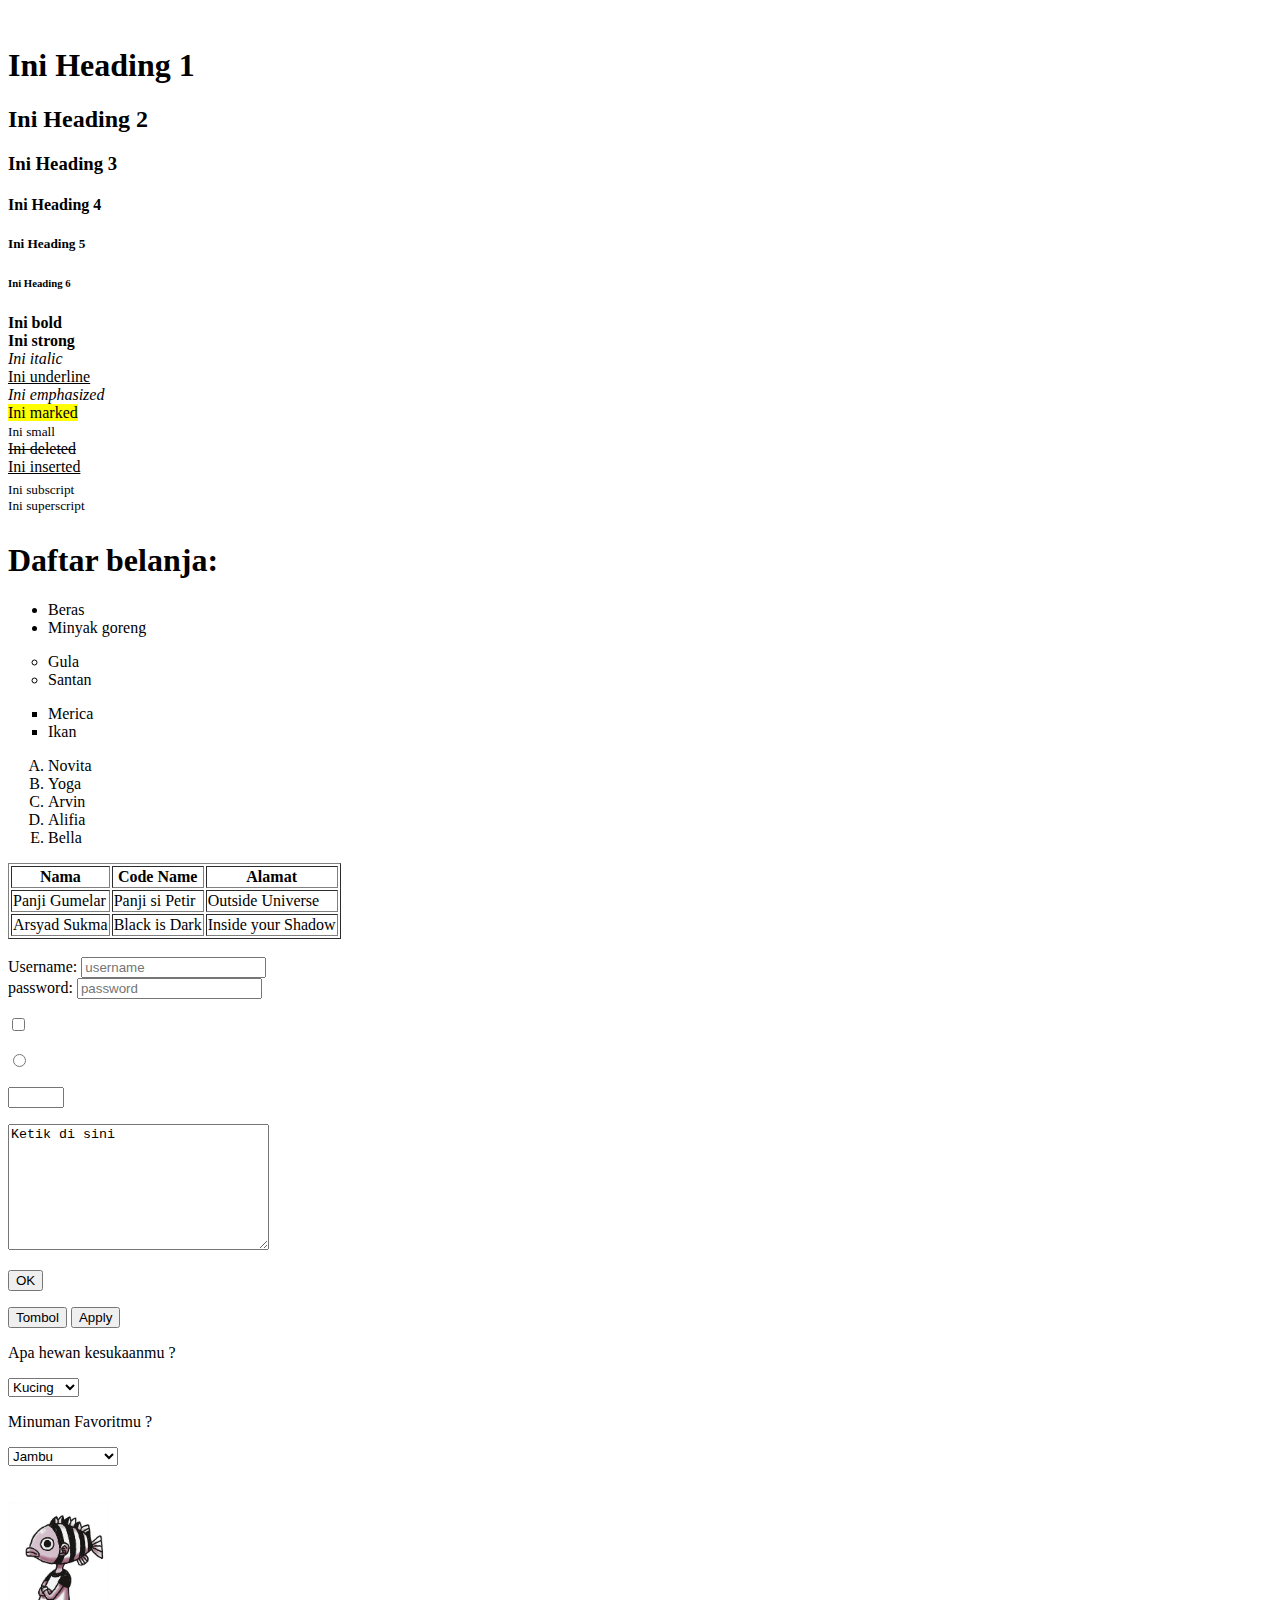
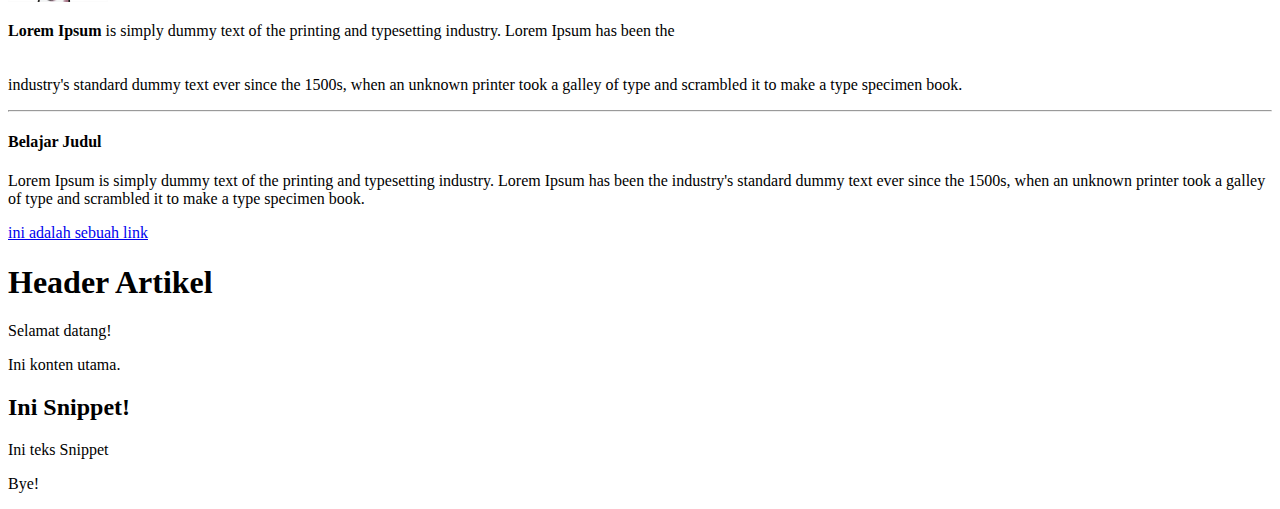
<file: index.html>
<!DOCTYPE html>
<html lang="en">
  <head>
    <meta charset="UTF-8" />
    <meta name="viewport" content="width=device-width, initial-scale=1.0" />
    <title>Latihan HTML</title>
  </head>
  <img>
    <!-- heading halaman utama -->
    <section>
      <h1>Ini Heading 1</h1>
      <h2>Ini Heading 2</h2>
      <h3>Ini Heading 3</h3>
      <h4>Ini Heading 4</h4>
      <h5>Ini Heading 5</h5>
      <h6>Ini Heading 6</h6>
    </section>

    <!-- Section Typography -->
   <section>
    <b> Ini bold </b> <br />
    <strong> Ini strong </strong> <br />
    <i> Ini italic </i> <br />
    <u> Ini underline </u> <br />
    <em> Ini emphasized </em> <br />
    <mark> Ini marked </mark> <br />
    <small> Ini small </small> <br />
    <del> Ini deleted </del> <br />
    <ins> Ini inserted </ins> <br />
    <sub> Ini subscript </sub> <br />
    <sup> Ini superscript </sup> <br />
   </section>

    <h1>Daftar belanja:</h1>
    <ul type="disc">
      <li>Beras</li>
      <li>Minyak goreng</li>
    </ul>
    <ul type="circle">
      <li>Gula</li>
      <li>Santan</li>
    </ul>
    <ul type="square">
      <li>Merica</li>
      <li>Ikan</li>
    </ul>

    <ol type="A">
      <li>Novita</li>
      <li>Yoga</li>
      <li>Arvin</li>
      <li>Alifia</li>
      <li>Bella</li>
    </ol>

    <table border="1">
      <tr>
        <th>Nama</th>
        <th>Code Name</th>
        <th>Alamat</th>
      </tr>
      <tr>
        <td>Panji Gumelar</td>
        <td>Panji si Petir</td>
        <td>Outside Universe</td>
      </tr>
      <tr>
        <td>Arsyad Sukma</td>
        <td>Black is Dark</td>
        <td>Inside your Shadow</td>
      </tr>
    </table>

    <br />

    <form>
      <div>
        <label for="user">Username:</label>
        <input id="user" type="text" placeholder="username" />
      </div>

      <div>
        <label for="pw-user">password:</label>
        <input id="pw-user" type="password" required placeholder="password" />
      </div>

      <p><input type="checkbox" /></p>
      <p><input type="radio" /></p>
      <p><input type="number" min="1" max="10" /></p>
      <p><textarea rows="8" cols="30">Ketik di sini</textarea></p>

      <p><input type="submit" value="OK" /></p>
    </form>

    <button type="button">Tombol</button>
    <button type="button" onclick="alert('Belajar Form Input');">Apply</button>

    <br />

    <p>Apa hewan kesukaanmu ?</p>
    <select>
      <option>Kucing</option>
      <option>Kudanil</option>
      <option>Digimon</option>
    </select>

    <br />

    <p>Minuman Favoritmu ?</p>
    <select>
      <optgroup label="jus-buah">
        <option>Jambu</option>
        <option>Wortel</option>
        <option>Kiwi</option>
      </optgroup>

      <optgroup label="kopi">
        <option>Americano</option>
        <option>Africano</option>
        <option>Indonesiano</option>
      </optgroup>
    </select>

    <br />
    <br />
    <br />

    <!-- Image -->
    <img src="./images/ikan.jpeg" alt="ikan" height="100" width="100" />

    <!-- paragraph pertama -->
    <p>
      <b>Lorem Ipsum</b> is simply dummy text of the printing and typesetting
      industry. Lorem Ipsum has been the
      <br />
      <br />
      <br />
      industry's standard dummy text ever since the 1500s, when an unknown
      printer took a galley of type and scrambled it to make a type specimen
      book.
    </p>

    <!-- Garis horizontal -->
    <hr />
    <h4 id="sub-title">Belajar Judul</h4>

    <!-- paragraph kedua -->
    <p>
      Lorem Ipsum is simply <span>dummy text of the </span> printing and typesetting industry.
      Lorem Ipsum has been the industry's standard dummy text ever since the
      1500s, when an unknown printer took a galley of type and scrambled it to
      make a type specimen book.
    </p>
    
    <!-- a (anchor) -->
    <a href="https://kursusmania.com" target="_blank">ini adalah sebuah link</a>

    <!-- Articles -->
    <article>
      <header>
        <h1>Header Artikel</h1>
        <p>Selamat datang!</p>
      </header>
      <section class="main">
        <p>Ini konten utama.</p>
        <aside>
          <h2>Ini Snippet!</h2>
          <p>Ini teks Snippet</p>
        </aside>
      </section>
      <footer>
        <p>Bye!</p>
      </footer>
    </article>

  </body>
</html>
</file>
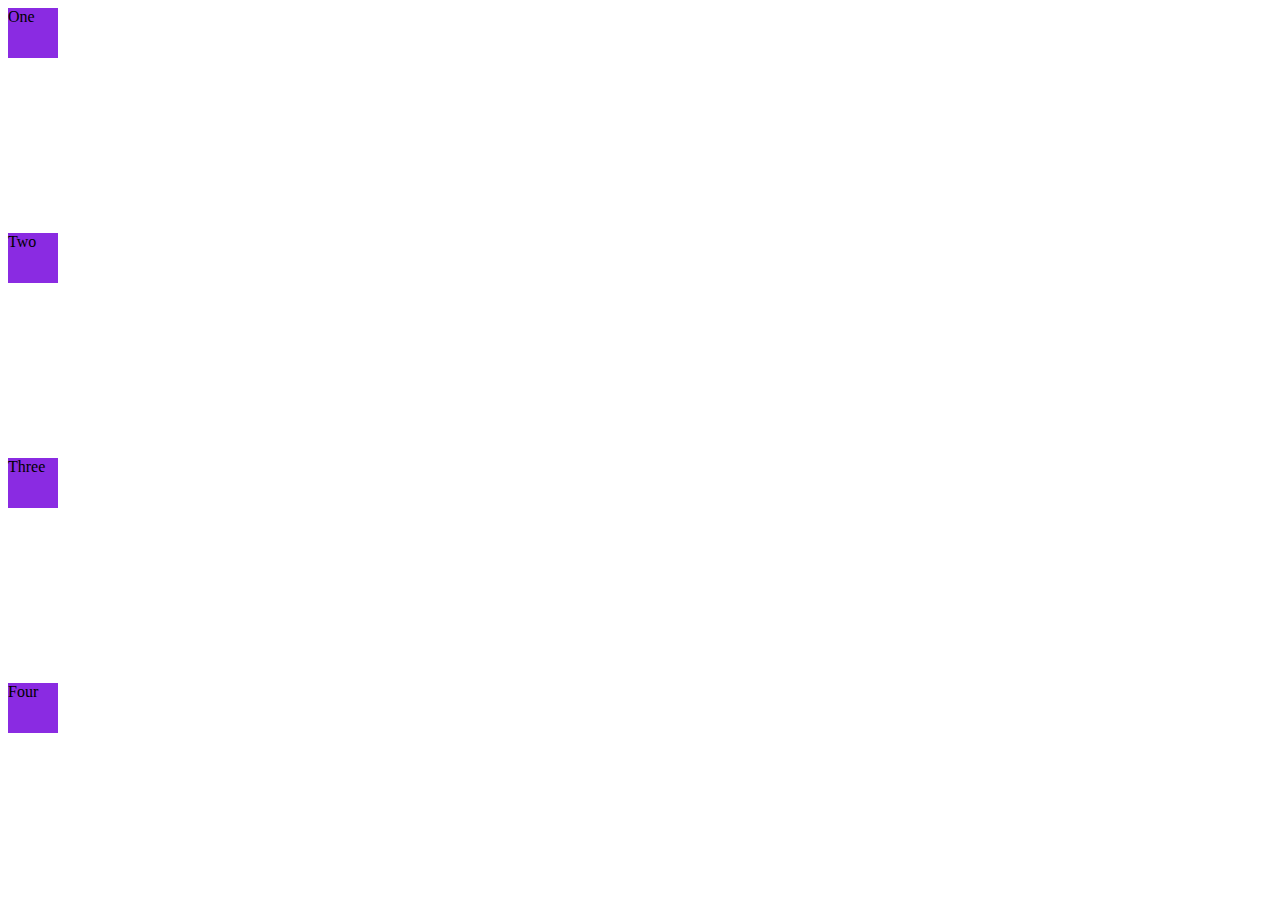
<file: layout.html>
<!DOCTYPE html>
<html lang="en">
  <head>
    <meta charset="UTF-8" />
    <meta name="viewport" content="width=device-width, initial-scale=1.0" />
    <link rel="stylesheet" href="css/layout.css" />
    <title>Layout</title>
  </head>
  <body>
    <section class="container">
      <div class="item">One</div>
      <div class="item">Two</div>
      <div class="item">Three</div>
      <div class="item">Four</div>
    </section>
  </body>
</html>
</file>
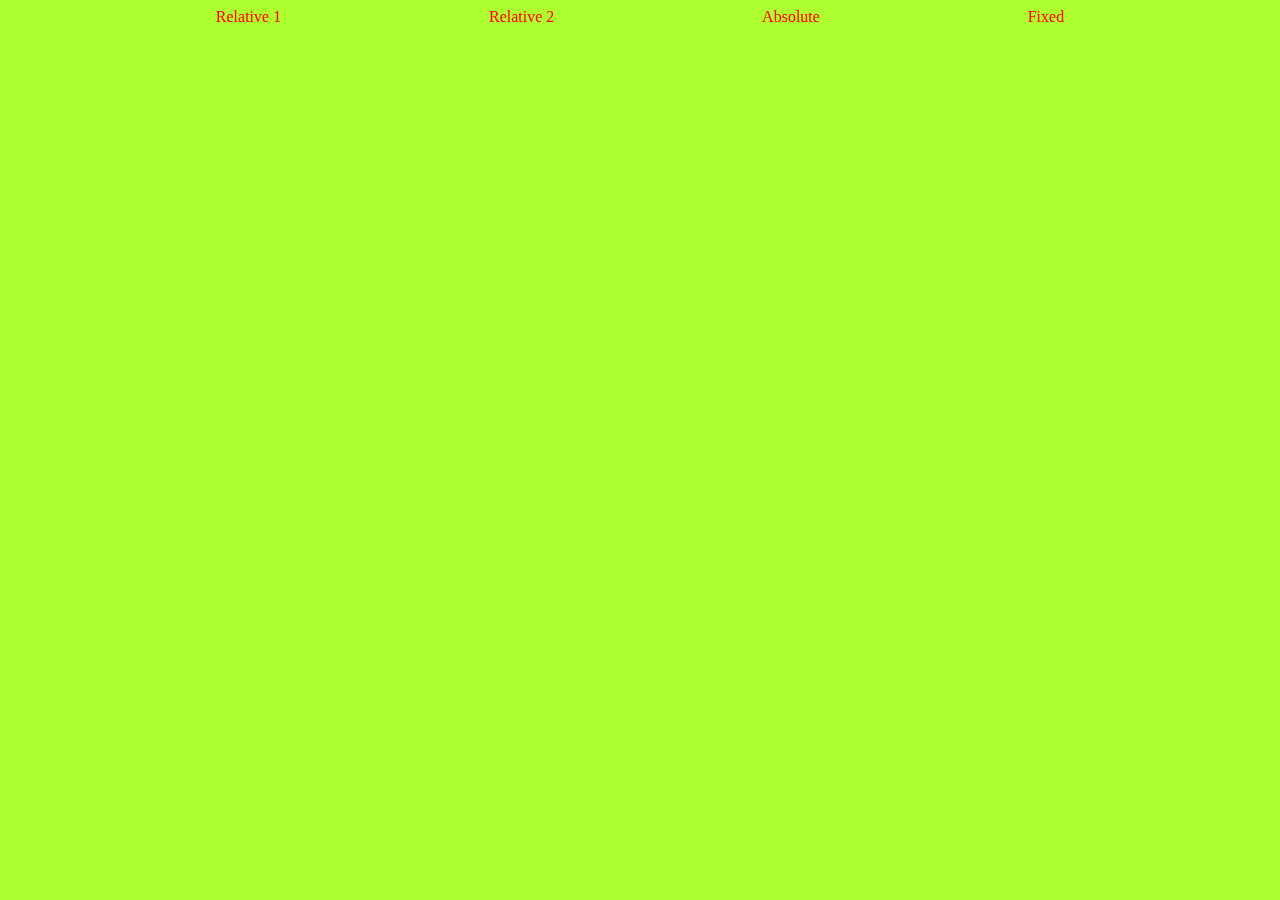
<file: postion.html>
<!DOCTYPE html>
<html lang="en">
  <head>
    <meta charset="UTF-8" />
    <meta name="viewport" content="width=device-width, initial-scale=1.0" />
    <link rel="stylesheet" href="/css/position.css" />

    <title>CSS Position</title>
  </head>
  <body>
    <div id="container">
      <div id="relative-example">Relative 1</div>
      <div id="relative-div">Relative 2</div>
      <div id="absolute-div">Absolute</div>
      <div id="fixed-div">Fixed</div>
    </div>
  </body>
</html>
</file>
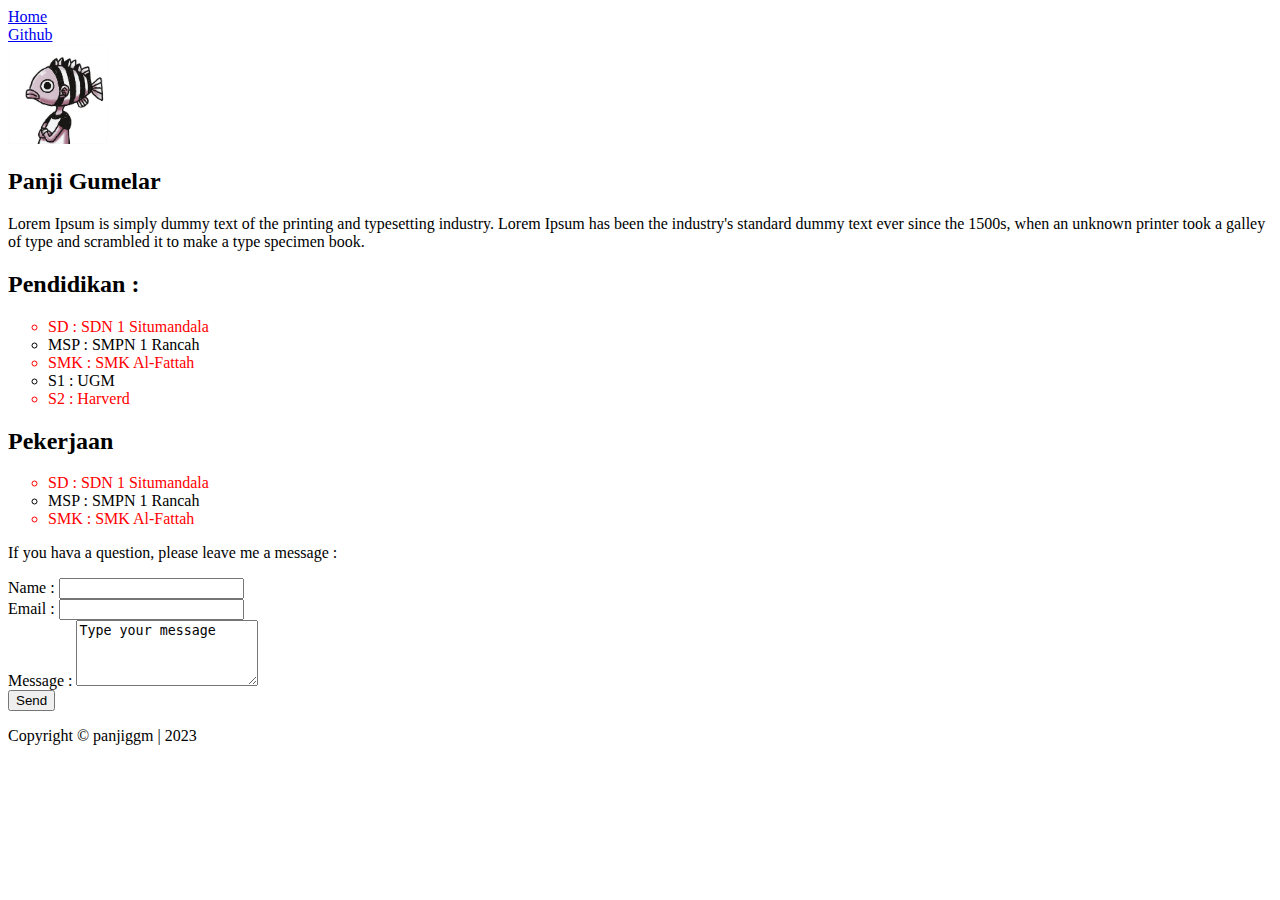
<file: profile.html>
<!DOCTYPE html>
<html lang="en">
  <head>
    <meta charset="UTF-8" />
    <meta name="viewport" content="width=device-width, initial-scale=1.0" />
    <link rel="stylesheet" href="/css/profile.css" />
    <title>Panji Gumelar</title>
  </head>
  <body>
    <!-- Navigation -->
    <header class="nav">
      <nav>
        <li>
          <a href="#">Home</a>
        </li>
        <li>
          <a href="https://github.com/panjiggm" target="_blank">Github</a>
        </li>
      </nav>
    </header>

    <!-- Profile Info -->
    <section class="main">
      <img src="./images/ikan.jpeg" alt="ikan" height="100" width="100" />
      <br />

      <!-- Hexcode & RGB -->
      <h2 id="nama" class="study">Panji Gumelar</h2>
      <p>
        Lorem Ipsum is simply <span>dummy text of the </span> printing and
        typesetting industry. Lorem Ipsum has been the industry's standard dummy
        text ever since the 1500s, when an unknown printer took a galley of type
        and scrambled it to make a type specimen book.
      </p>
    </section>

    <!-- Academic Background -->
    <section class="academic-bg">
      <h2 class="judul title study">Pendidikan :</h2>
      <ul type="circle">
        <li>SD : SDN 1 Situmandala</li>
        <li>MSP : SMPN 1 Rancah</li>
        <li>SMK : SMK Al-Fattah</li>
        <li>S1 : UGM</li>
        <li>S2 : Harverd</li>
      </ul>
    </section>

    <!-- Academic Background -->
    <section class="academic-bg">
      <h2 class="work">Pekerjaan</h2>
      <ul type="circle">
        <li class="list">SD : SDN 1 Situmandala</li>
        <li class="list">MSP : SMPN 1 Rancah</li>
        <li class="list">SMK : SMK Al-Fattah</li>
      </ul>
    </section>

    <!-- Video -->
    <!-- <section>
      <video src="./videos/movie.mp4" controls width="350" />
    </section> -->

    <!-- Contact -->
    <section>
      <p>If you hava a question, please leave me a message :</p>
      <form>
        <div>
          <label for="name">Name : </label>
          <input id="name" type="text" />
        </div>

        <div>
          <label for="email">Email : </label>
          <input id="email" type="email" />
        </div>

        <div>
          <label for="message">Message : </label>
          <textarea id="message" cols="20" rows="4">Type your message</textarea>
        </div>

        <div>
          <input type="submit" value="Send" />
        </div>
      </form>
    </section>

    <!-- Footer -->
    <footer>
      <p>Copyright &copy; <span>panjiggm | 2023</span></p>
    </footer>
  </body>
</html>
</file>
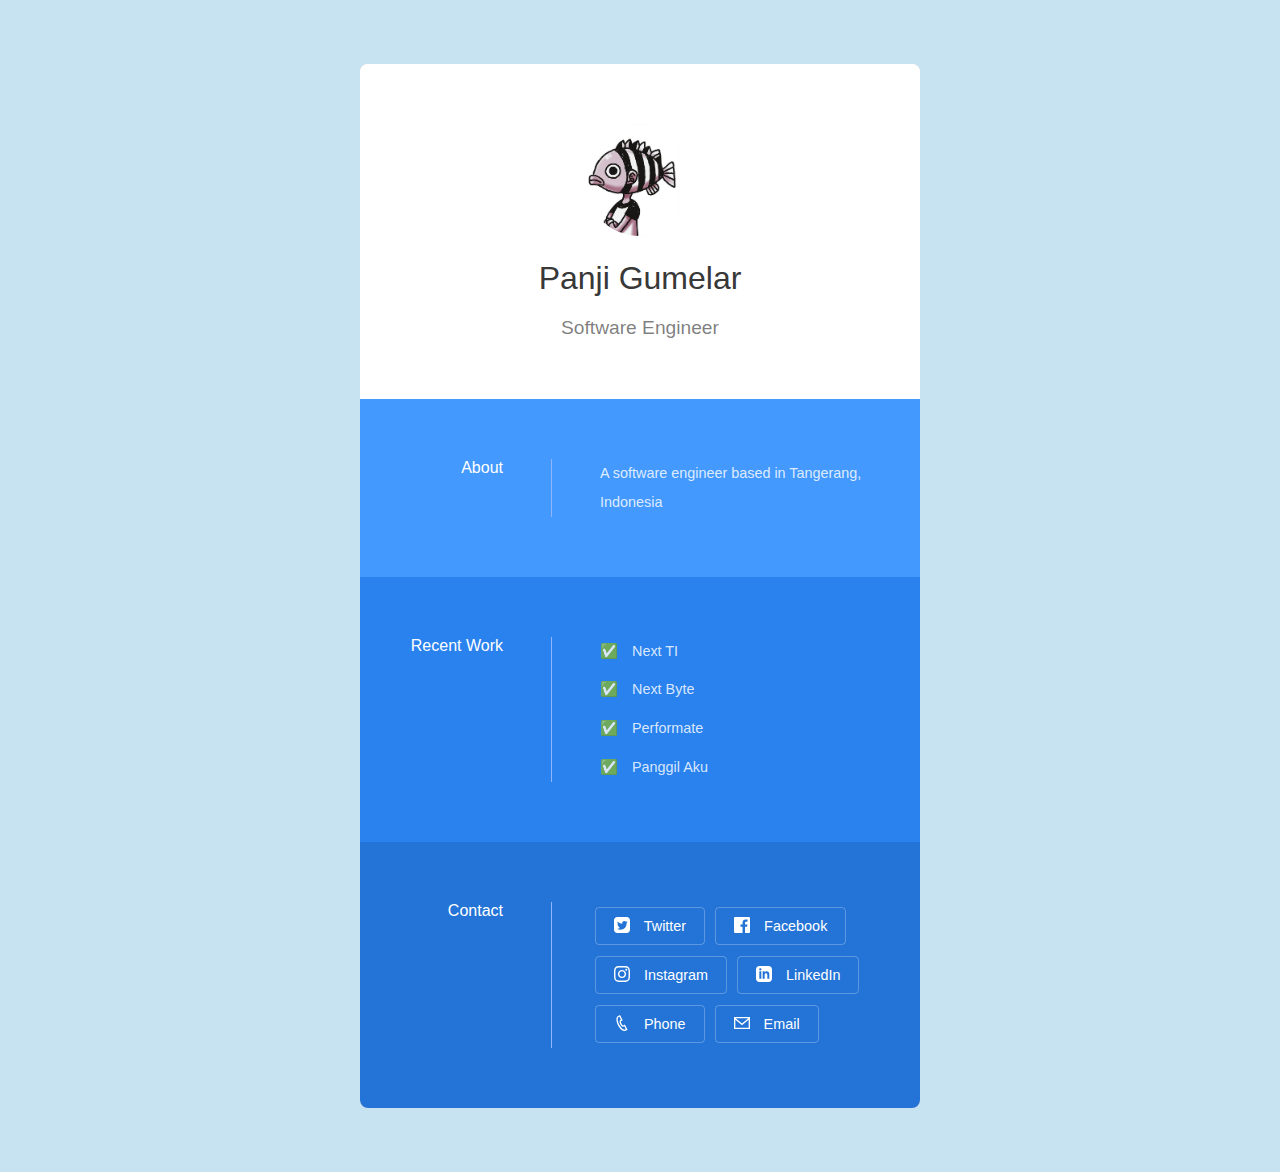
<file: resume.html>
<!DOCTYPE html>
<html lang="en">
  <head>
    <meta charset="UTF-8" />
    <meta name="viewport" content="width=device-width, initial-scale=1.0" />
    <link rel="stylesheet" href="css/resume.css">
    <title>Profile</title>

  </head>

  <body>
    <div class="card-container">
      <div class="name-container">
        <div id="img-container">
          <img id="portrait" src="images/ikan.jpeg" alt="portrait" />
        </div>
        <h2>Panji Gumelar</h2>
        <p>Software Engineer</p>
      </div>
      <div class="section about-section">
        <h4 class="section-title">About</h4>
        <div class="body-text">
          <p>
            A software engineer based in Tangerang, Indonesia
          </p>
        </div>
      </div>
      <div class="section work-section">
        <h4 class="section-title">Recent Work</h4>
        <div class="body-text">
          <ul>
            <li>
              <p>Next TI</a></p>
            </li>
            <li>
              <p>Next Byte</a></p>
            </li>
            <li>
              <p>Performate</p>
            </li>
            <li>
              <p>Panggil Aku</p>
            </li>
          </ul>
        </div>
      </div>
      <div class="section contact-section">
        <h4 class="section-title">Contact</h4>
        <div class="body-text">
          <ul>
            <li>
              <a href="#">
                <svg xmlns="http://www.w3.org/2000/svg" width="24" height="24" viewBox="0 0 24 24"><path d="M19 0h-14c-2.761 0-5 2.239-5 5v14c0 2.761 2.239 5 5 5h14c2.762 0 5-2.239 5-5v-14c0-2.761-2.238-5-5-5zm-.139 9.237c.209 4.617-3.234 9.765-9.33 9.765-1.854 0-3.579-.543-5.032-1.475 1.742.205 3.48-.278 4.86-1.359-1.437-.027-2.649-.976-3.066-2.28.515.098 1.021.069 1.482-.056-1.579-.317-2.668-1.739-2.633-3.26.442.246.949.394 1.486.411-1.461-.977-1.875-2.907-1.016-4.383 1.619 1.986 4.038 3.293 6.766 3.43-.479-2.053 1.08-4.03 3.199-4.03.943 0 1.797.398 2.395 1.037.748-.147 1.451-.42 2.086-.796-.246.767-.766 1.41-1.443 1.816.664-.08 1.297-.256 1.885-.517-.439.656-.996 1.234-1.639 1.697z"/></svg>
                Twitter
              </a>
            </li>
            <li>
              <a href="#">
                <svg xmlns="http://www.w3.org/2000/svg" width="24" height="24" viewBox="0 0 24 24"><path d="M22.675 0h-21.35c-.732 0-1.325.593-1.325 1.325v21.351c0 .731.593 1.324 1.325 1.324h11.495v-9.294h-3.128v-3.622h3.128v-2.671c0-3.1 1.893-4.788 4.659-4.788 1.325 0 2.463.099 2.795.143v3.24l-1.918.001c-1.504 0-1.795.715-1.795 1.763v2.313h3.587l-.467 3.622h-3.12v9.293h6.116c.73 0 1.323-.593 1.323-1.325v-21.35c0-.732-.593-1.325-1.325-1.325z"/></svg>
                Facebook
              </a>
            </li>
            <li>
              <a href="#">
                <svg xmlns="http://www.w3.org/2000/svg" width="24" height="24" viewBox="0 0 24 24"><path d="M12 2.163c3.204 0 3.584.012 4.85.07 3.252.148 4.771 1.691 4.919 4.919.058 1.265.069 1.645.069 4.849 0 3.205-.012 3.584-.069 4.849-.149 3.225-1.664 4.771-4.919 4.919-1.266.058-1.644.07-4.85.07-3.204 0-3.584-.012-4.849-.07-3.26-.149-4.771-1.699-4.919-4.92-.058-1.265-.07-1.644-.07-4.849 0-3.204.013-3.583.07-4.849.149-3.227 1.664-4.771 4.919-4.919 1.266-.057 1.645-.069 4.849-.069zm0-2.163c-3.259 0-3.667.014-4.947.072-4.358.2-6.78 2.618-6.98 6.98-.059 1.281-.073 1.689-.073 4.948 0 3.259.014 3.668.072 4.948.2 4.358 2.618 6.78 6.98 6.98 1.281.058 1.689.072 4.948.072 3.259 0 3.668-.014 4.948-.072 4.354-.2 6.782-2.618 6.979-6.98.059-1.28.073-1.689.073-4.948 0-3.259-.014-3.667-.072-4.947-.196-4.354-2.617-6.78-6.979-6.98-1.281-.059-1.69-.073-4.949-.073zm0 5.838c-3.403 0-6.162 2.759-6.162 6.162s2.759 6.163 6.162 6.163 6.162-2.759 6.162-6.163c0-3.403-2.759-6.162-6.162-6.162zm0 10.162c-2.209 0-4-1.79-4-4 0-2.209 1.791-4 4-4s4 1.791 4 4c0 2.21-1.791 4-4 4zm6.406-11.845c-.796 0-1.441.645-1.441 1.44s.645 1.44 1.441 1.44c.795 0 1.439-.645 1.439-1.44s-.644-1.44-1.439-1.44z"/></svg>
                Instagram
              </a>
            </li>
            <li>
              <a href="#">
                <svg xmlns="http://www.w3.org/2000/svg" width="24" height="24" viewBox="0 0 24 24"><path d="M19 0h-14c-2.761 0-5 2.239-5 5v14c0 2.761 2.239 5 5 5h14c2.762 0 5-2.239 5-5v-14c0-2.761-2.238-5-5-5zm-11 19h-3v-11h3v11zm-1.5-12.268c-.966 0-1.75-.79-1.75-1.764s.784-1.764 1.75-1.764 1.75.79 1.75 1.764-.783 1.764-1.75 1.764zm13.5 12.268h-3v-5.604c0-3.368-4-3.113-4 0v5.604h-3v-11h3v1.765c1.396-2.586 7-2.777 7 2.476v6.759z"/></svg>
                LinkedIn
              </a>
            </li>
            <li>
              <a href="#">
                <svg xmlns="http://www.w3.org/2000/svg" width="24" height="24" viewBox="0 0 24 24"><path d="M6.176 1.322l2.844-1.322 4.041 7.89-2.724 1.341c-.538 1.259 2.159 6.289 3.297 6.372.09-.058 2.671-1.328 2.671-1.328l4.11 7.932s-2.764 1.354-2.854 1.396c-7.862 3.591-19.103-18.258-11.385-22.281zm1.929 1.274l-1.023.504c-5.294 2.762 4.177 21.185 9.648 18.686l.971-.474-2.271-4.383-1.026.5c-3.163 1.547-8.262-8.219-5.055-9.938l1.007-.497-2.251-4.398z"/></svg>
                Phone
              </a>
            </li>
            <li>
              <a href="#">
                <svg xmlns="http://www.w3.org/2000/svg" width="24" height="24" viewBox="0 0 24 24"><path d="M0 3v18h24v-18h-24zm21.518 2l-9.518 7.713-9.518-7.713h19.036zm-19.518 14v-11.817l10 8.104 10-8.104v11.817h-20z"/></svg>
                Email
              </a>
            </li>
          </ul>
        </div>
      </div>
    </div>
  </body>
</html>
</file>
<file: css/layout.css>
.container {
  height: 100vh;
  display: grid;
  grid-template-rows: repeat(3, auto);
}

.item {
  height: 50px;
  width: 50px;
  background-color: blueviolet;
}
</file>
<file: css/position.css>
/* div {
  width: 85px;
  height: 85px;
}

.class-selector {
}

#relative-example {
  position: relative;
  border: 2px solid red;
  background-color: rgb(238, 201, 214);
  top: 20px;
  left: 20px;
}

#relative-example:hover {
  background-color: blue;
}

#relative-div {
  position: relative;
  background-color: gold;
  top: 20px;
  left: 20px;
}

#absolute-div {
  position: absolute;
  background-color: limegreen;
  color: white;
  bottom: 20px;
  right: 20px;
  border-radius: 100px;
}

#fixed-div {
  position: fixed;
  background-color: aquamarine;
  bottom: 20px;
  left: 20px;
} */

@media screen and (min-width: 300px) {
  body {
    background-color: blue;
  }
  #container {
    display: flex;
    flex-direction: column;
    color: white;
  }
}
@media screen and (min-width: 600px) {
  body {
    background-color: red;
  }
  #container {
    display: flex;
    flex-direction: row;
    color: aquamarine;
  }
}
@media screen and (min-width: 900px) {
  body {
    background-color: greenyellow;
  }
  #container {
    display: flex;
    flex-direction: row;
    justify-content: space-evenly;
    color: red;
  }
}
</file>
<file: css/profile.css>
li:nth-child(odd) {
  color: red;
}

/* #name {
  border: none;
} */

#name:focus {
  background-color: lightblue;
}

#email:focus {
  background-color: violet;
}
</file>
<file: css/resume.css>
* {
  margin: 0;
  padding: 0;
}

body {
  background-color: #c7e2f1;
}

a {
  color: white;
  transition: 0.5s ease all;
}
a:hover {
  color: aquamarine;
  transition: 0.5s ease all;
}

.card-container {
  width: 85%;
  max-width: 35rem;
  background-color: antiquewhite;
  margin: 2.5rem auto;
  border-radius: 8px;
}

.name-container {
  background-color: white;
  border-top-left-radius: 8px;
  border-top-right-radius: 8px;
  text-align: center;
  padding: 50px 25px;
}
#img-container {
  width: 7rem;
  height: 7rem;
  overflow: hidden;
  border-radius: 50%;
  margin: auto;
  display: inline-block;
}
#portrait {
  max-height: 100%;
  margin-left: -1.9rem;
}

h2 {
  margin: 20px;
  font-size: 2rem;
  font-family: sans-serif;
  font-weight: normal;
  color: #383838;
}

.name-container > p {
  font-family: sans-serif;
  font-size: 1.2rem;
  color: #00000085;
  font-weight: normal;
}

.section {
  padding: 35px 30px;
}

.about-section {
  background-color: #4399fe;
}

.work-section {
  background-color: #2982ee;
}

.contact-section {
  background-color: #2374d6;
}

.section-title {
  border-bottom: 1px solid rgb(143, 181, 252);
  padding-bottom: 25px;
  color: white;
  font-family: sans-serif;
  font-weight: normal;
  font-size: 1rem;
}

.body-text {
  color: #ffffffd4;
  font-family: sans-serif;
  font-size: 0.9rem;
  font-weight: lighter;
  padding-top: 20px;
  line-height: 2;
}

/* Work UL */

.work-section ul {
  list-style-type: none;
}

.work-section ul > li::before {
  content: '✅';
}

.work-section li > p {
  display: inline-block;
  padding-left: 10px;
}

.work-section ul > li {
  margin-top: 10px;
}

.work-section ul > li:first-child {
  margin-top: 0;
}

/* Contact UL */

.contact-section ul {
  display: flex;
  flex-wrap: wrap;
  list-style-type: none;
  margin-left: -10px;
}

.contact-section li {
  display: inline-block;
  margin: 8px;
}

.contact-section a {
  border: 1px solid rgba(255, 255, 255, 0.259);
  border-radius: 4px;
  padding: 10px 18px;
  text-decoration: none;
}

.contact-section a:hover {
  border: 1px solid aquamarine;
}

.contact-section svg {
  width: 1rem;
  height: auto;
  fill: white;
  margin-right: 10px;
  margin-bottom: -2px;
  transition: 0.5s ease all;
}

a:hover svg {
  fill: aquamarine;
  transition: 0.5s ease all;
}

/* End Contact UL */

.contact-section {
  border-bottom-left-radius: 8px;
  border-bottom-right-radius: 8px;
}

/* Media Queries */

@media screen and (min-width: 735px) {
  html {
    font-size: 0.9rem;
  }

  .card-container {
    margin: 4rem auto;
  }

  .name-container {
    padding: 3.75rem 2rem;
  }

  .section {
    display: flex;
    justify-content: flex-end;
    padding: 3.75rem 2rem;
  }

  .section-title {
    border-bottom: none;
    border-right: 1px solid rgb(143, 181, 252);
    padding-right: 3rem;
  }

  .body-text {
    width: 18rem;
    padding-top: 0;
    padding-left: 3rem;
  }

  .contact-section li {
    margin: 10px 5px;
  }
}

@media screen and (min-width: 980px) {
  html {
    font-size: 1rem;
  }
}

@media screen and (min-width: 1680px) {
  html {
    font-size: 1.5rem;
  }
}
</file>
